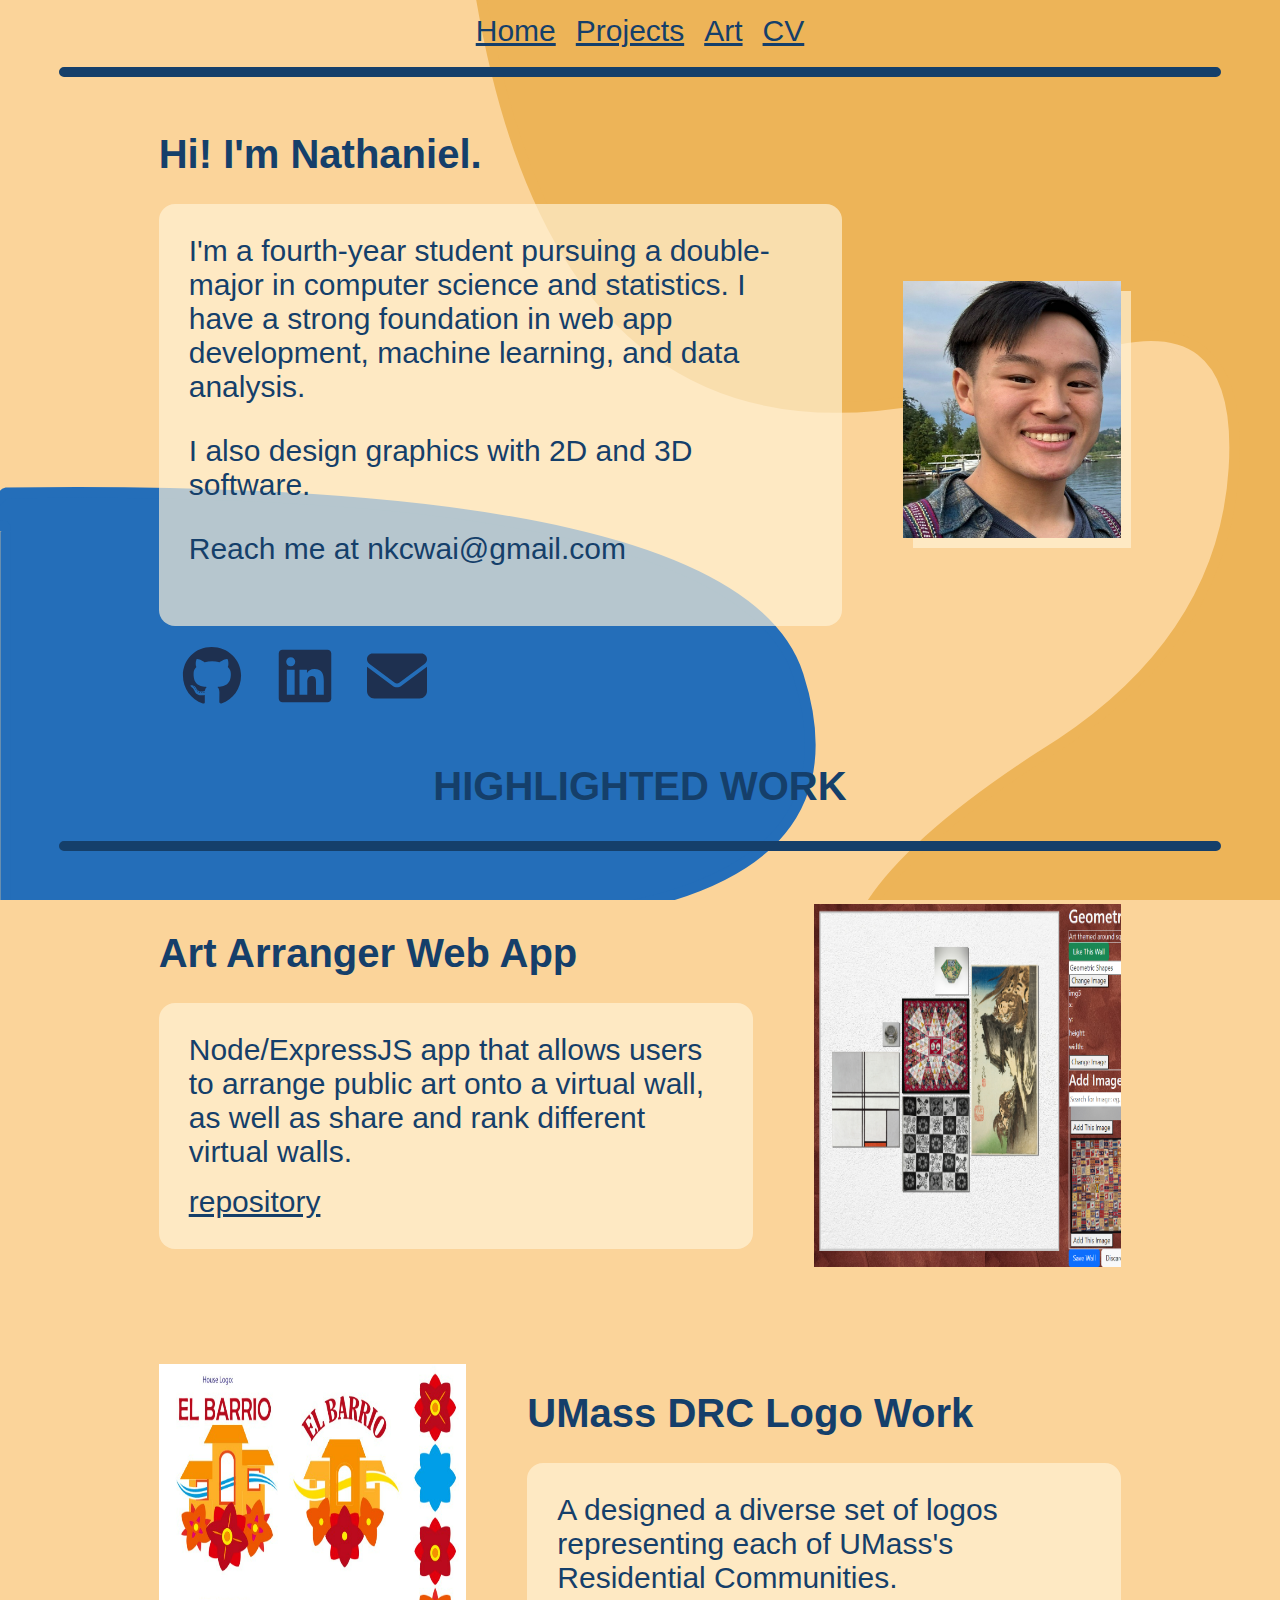
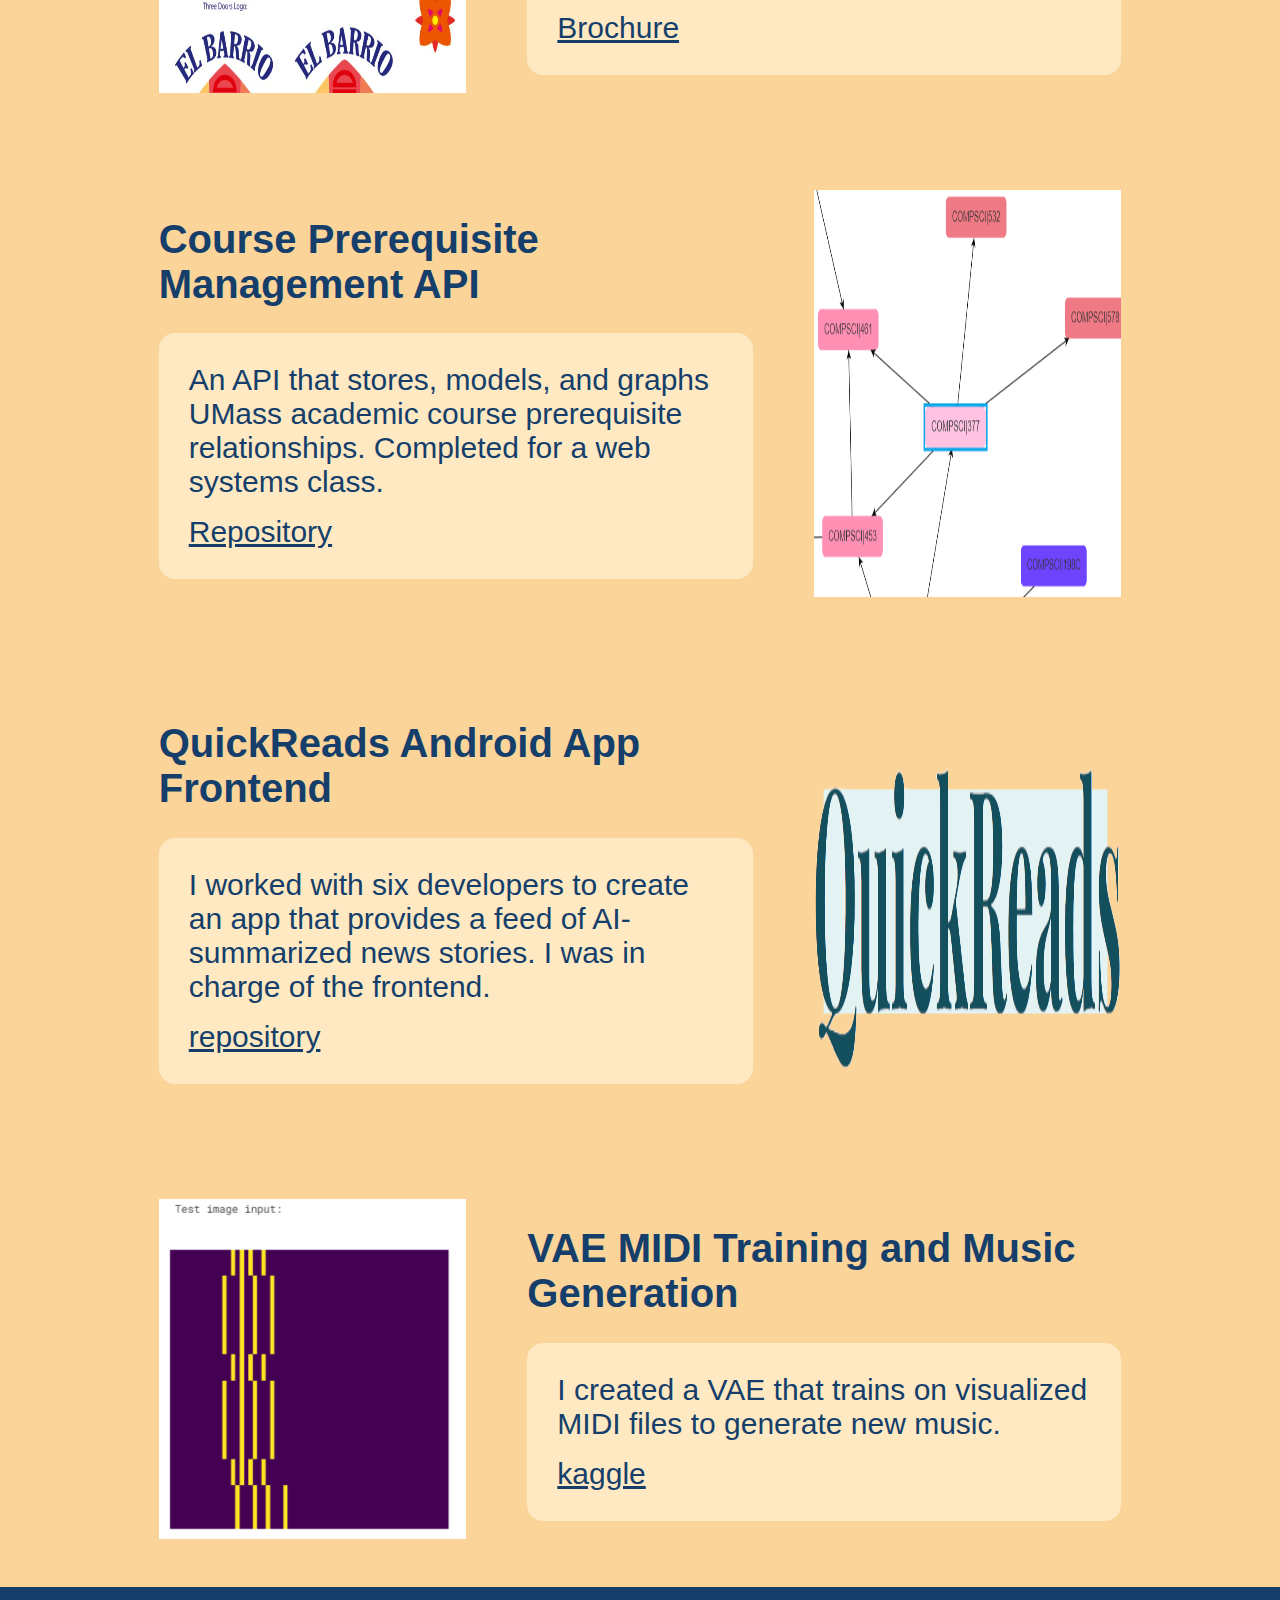
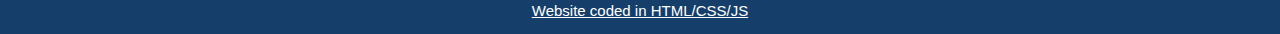
<file: index.html>
<!DOCTYPE html>
<html lang="en-US">

<head>
    <title>Nathaniel's Page</title>
    <link rel="stylesheet" href="style.css">
</head>

<body>

    <div class="app" id = "app">

         <!-- NAVBAR -->
        <div class="navbar" >  
            <div class="navbar-link grow"> 
                <a href="./index.html" title="Home" target="_self" >
                    Home
                </a>
            </div>  
            <div class="navbar-link grow"> 
                <a href="./project_page.html" title="Projects" target="_self" >
                    Projects
                </a>
            </div>  
            <div class="navbar-link grow"> 
                <a href="./art_gallery.html" title="Art" target="_self" >
                    Art
                </a>
            </div>  
            
            <div class="navbar-link grow">
                <a href="./attachments/Nathaniel Wai Resume_SentNW.pdf" title="Nathaniel's CV" target="_blank" >
                    CV
                </a>
            </div>     
        </div>
        <hr class="divider">


        <div class="main-container" id="main-container">
            
            <!-- INTRODUCTION -->
    
            <div class="profile-container border sidebyside" >

                <div class="text-side">
                    <h1>Hi! I'm Nathaniel.</h1>

                    <div class="textbox">
                        I'm a fourth-year student pursuing a double-major in computer science and statistics.
                        I have a strong foundation in web app development, machine learning, and data analysis. 
                        
                        <p>I also design graphics with 2D and 3D software.</p>

                        <p>Reach me at nkcwai@gmail.com</p>
                    </div>

                    <!-- Icon Links to other social media sites -->

                    <div class="icons">
                        <a class="transparentbutton" href="https://github.com/natkai2040" target="_blank" title="My Github">
                            <img class="icon grow" src="icons/github.svg"/>
                        </a>
                        <a class="transparentbutton" href="https://www.linkedin.com/in/nathaniel-wai/" target="_blank" title="My LinkedIn">
                            <img class="icon grow" src="icons/linkedin.svg"/>
                        </a>
                        <a class="transparentbutton" href="mailto:nkcwai@gmail.com" title="nkcwai@gmail.com">
                            <img class="icon grow" src="icons/envelope-solid.svg"/>
                        </a>
                    </div>
                </div>
                <div class="profilepic_container">
                    <img class="profilepic" width="776" height="919" src="images/headshot.png"/>
                </div>

            </div>
            
            <h1>HIGHLIGHTED WORK</h1>

            <hr class="divider">
             
            <script>
                const data = [
                    {
                        "id": 1,
                        "title": "Art Arranger Web App", 
                        "description-short": "Node/ExpressJS app that allows users to arrange public art onto a virtual wall, as well as share and rank different virtual walls.",
                        "image": "artarrangerIMAGE1.png", 
                        "image_w": 5, 
                        "image_h": 5, 
                        "link": "https://github.com/natkai2040/art-arranger-app", 
                        "link-label": "repository"
                    },
                    {
                        "id": 4,
                        "title": "UMass DRC Logo Work", 
                        "description-short": "A designed a diverse set of logos representing each of UMass's Residential Communities.", 
                        "image": "DRC_logo_barrio.png",
                        "link": 'https://www.linkedin.com/in/nathaniel-wai/overlay/1716411519529/single-media-viewer/?profileId=ACoAADLS0G4BCOkmJgCUtpJXsWluSOu_PewWJ_Q', 
                        "link-label": "Brochure"
                    },
                    {
                        "id": 5,
                        "title": "Course Prerequisite Management API", 
                        "description-short": "An API that stores, models, and graphs UMass academic course prerequisite relationships. Completed for a web systems class.", 
                        "image": "prereqAPI_thumb.png",
                        "link": 'https://github.com/natkai2040/class-prereq-api', 
                        "link-label": "Repository"
                    },
                    {
                        "id": 3,
                        "title": "QuickReads Android App Frontend", 
                        "description-short": "I worked with six developers to create an app that provides a feed of AI-summarized news stories. I was in charge of the frontend.",
                        "image": "QuickReadsLogo.png",
                        "link": "https://github.com/stgandham1/QuickReads", 
                        "link-label": "repository"
                    },
                    {
                        "id": 2,
                        "title": "VAE MIDI Training and Music Generation", 
                        "description-short": "I created a VAE that trains on visualized MIDI files to generate new music.", 
                        "image": "piatorolltrainingdata.png", 
                        "link": "https://www.kaggle.com/code/nathanielwai/piano-roll-vae", 
                        "link-label": "kaggle"
                    },
                    // {
                    //     "id": 4,
                    //     "title": "Coat of Arms Vector Art", 
                    //     "description-short": "I was commissioned by my local church to make vector art for T-Shirts for their summer camp.", 
                    //     "image": "keepersofthekingdom.png",
                    //     "link": "", 
                    //     "link-label": ""
                    // },
                    
                ]; 
                console.log(data)

                const main_container = document.getElementById("main-container"); 

                // CREATE DATA ELEMENT
                data.forEach((project) => { 

                    const project_container = document.createElement("div"); 
                    const thumbnail = document.createElement("img"); 
                    const text_side_container = document.createElement("div"); 
                    const title = document.createElement("h1"); 
                    const textbox_container = document.createElement("div"); 
                    const link_container = document.createElement("div"); 
                    const link = document.createElement("a"); 

                    project_container.className = "project-container border sidebyside"; 
                    thumbnail.className = "project-image"; 
                    text_side_container.className = "text-side"; 
                    textbox_container.className = "textbox"
                    link_container.className = "textbox-link";
                    link.target= "_blank"; 

                    title.innerHTML = project.title; 
                    thumbnail.src = `./images/${project.image}`; // images should be in the ./images folder

                    // thumbnail.width = project.image_w;
                    // thumbnail.height = project.image_h;
                    textbox_container.innerHTML = project["description-short"];
                    link.href = project.link;
                    link.innerHTML = project["link-label"]; 

                    link_container.appendChild(link); 
                    textbox_container.appendChild(link_container); 
                    text_side_container.appendChild(title); 
                    text_side_container.appendChild(textbox_container); 
                    // alternate to put thumbnail or textbox on left or right
                    if (project.id%2 == 0){
                        project_container.appendChild(thumbnail); 
                        project_container.appendChild(text_side_container); 
                    } else {
                        project_container.appendChild(text_side_container); 
                        project_container.appendChild(thumbnail); 
                    }

                    // GUIDE TO DIV: 
                    // <div class="project-container border sidebyside" >
                    //     <img class="project-image" src="images/QuickReadsLogo.png"/>
                    //     <div class="text-side">
                    //         <h1>QuickReads Frontend</h1>
                    //         <div class="textbox">
                    //             I worked with six developers to create an app that provides a feed of AI-summarized news stories. I was in charge of the frontend. 
                    //             <div class="textbox-link">
                    //                 <a href="https://github.com/stgandham1/QuickReads" target="_blank">
                    //                     QuickReads Frontend
                    //                 </a>
                    //             </div>
                    //         </div>
                    //     </div>
                    // </div>

                    main_container.appendChild(project_container); 
                })
            </script>
            
        </div>
        <footer>
            <div class="footer_box"style="color: white; padding:1em; ">
                 
                <a href="https://github.com/natkai2040/page" target="_blank" style="color: white;">Website coded in HTML/CSS/JS</a>
            </div>
        </footer>
    </div>

</body>



</html>
</file>
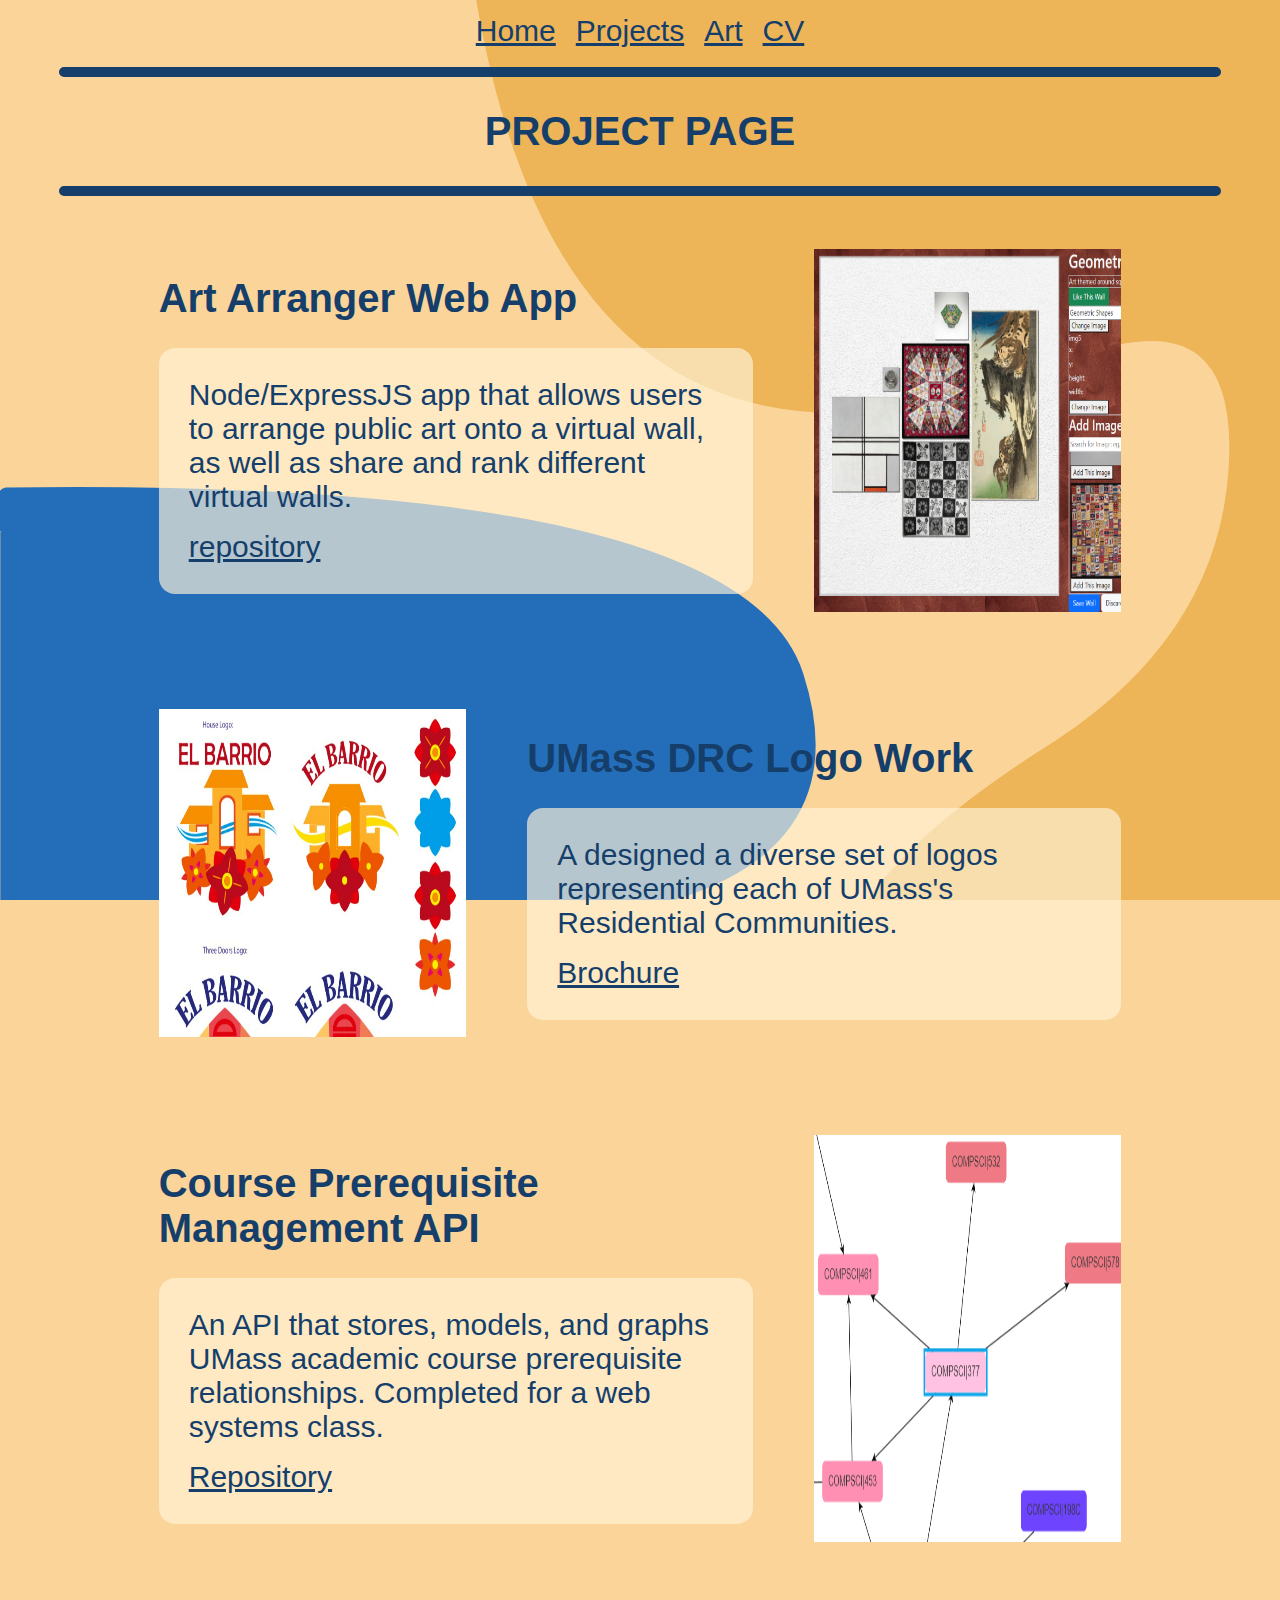
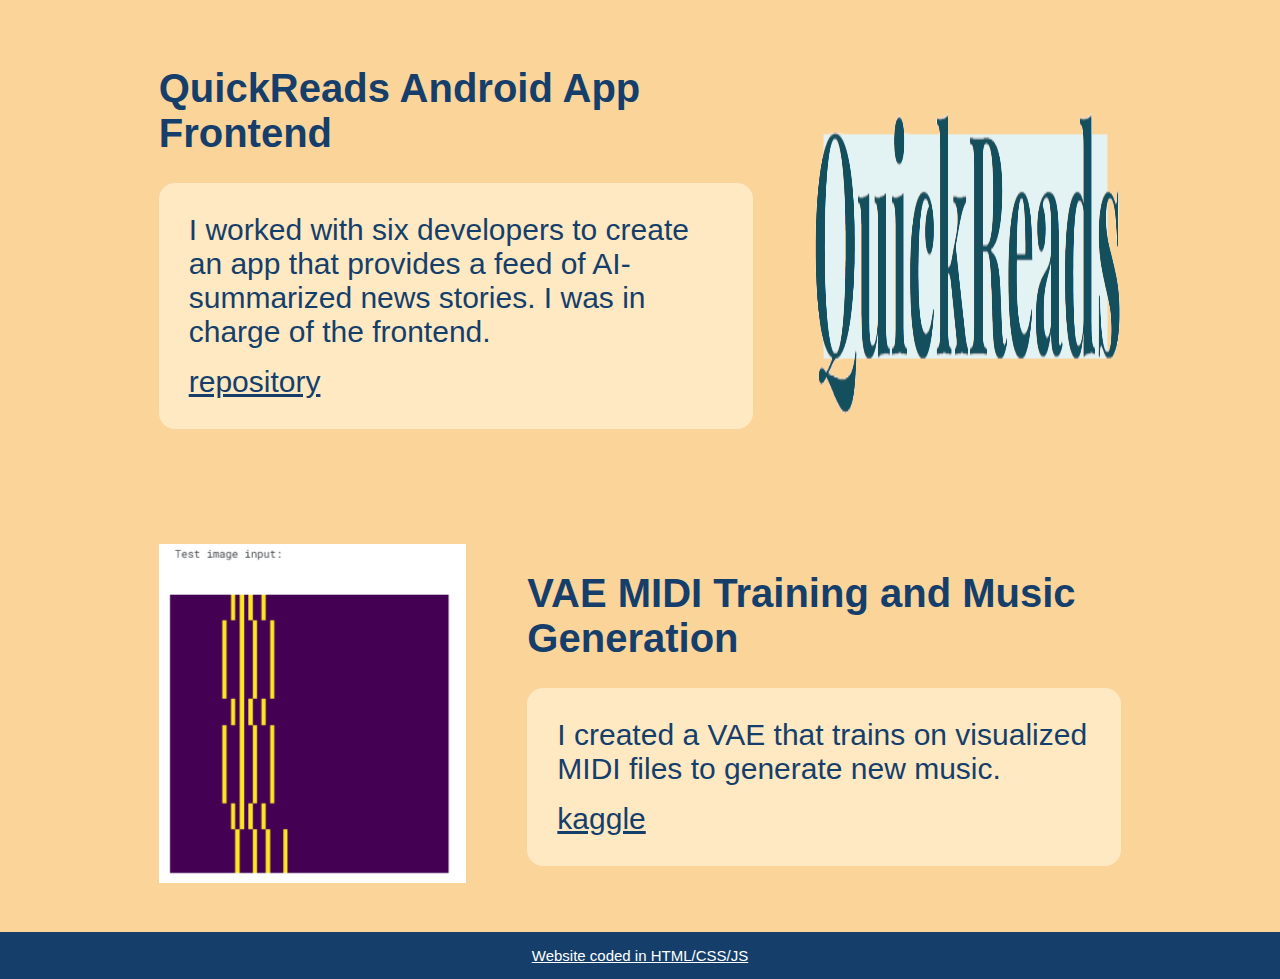
<file: project_page.html>
<!DOCTYPE html>
<html lang="en-US">

<head>
    <title>Nathaniel Wai - Projects</title>
    <link rel="stylesheet" href="style.css">
</head>

<body>

    <div class="app" id = "app">

         <!-- NAVBAR -->
         <div class="navbar" >  
            <div class="navbar-link grow"> 
                <a href="./index.html" title="Home" target="_self" >
                    Home
                </a>
            </div>  
            <div class="navbar-link grow"> 
                <a href="./project_page.html" title="Projects" target="_self" >
                    Projects
                </a>
            </div>  
            <div class="navbar-link grow"> 
                <a href="./art_gallery.html" title="Art" target="_self" >
                    Art
                </a>
            </div>  
            
            <div class="navbar-link grow">
                <a href="./attachments/Nathaniel Wai Resume_SentNW.pdf" title="Nathaniel's CV" target="_blank" >
                    CV
                </a>
            </div>     
        </div>
        <hr class="divider">


        <div class="main-container" id="main-container">
            
            <h1>PROJECT PAGE</h1>
            <hr class="divider">


            <!-- <div> 
                List Projects by Date, Course, Language
                Sort by Date... Course... Language...
                Link to Project Page? Or Render a Text Section based on the Project? 
                Render a Text Section. 
            </div> -->
             
            <script>
                const data = [
                    {
                        "id": 1,
                        "title": "Art Arranger Web App", 
                        "description-short": "Node/ExpressJS app that allows users to arrange public art onto a virtual wall, as well as share and rank different virtual walls.",
                        "image": "artarrangerIMAGE1.png", 
                        "image_w": 5, 
                        "image_h": 5, 
                        "link": "https://github.com/natkai2040/art-arranger-app", 
                        "link-label": "repository"
                    },
                    {
                        "id": 4,
                        "title": "UMass DRC Logo Work", 
                        "description-short": "A designed a diverse set of logos representing each of UMass's Residential Communities.", 
                        "image": "DRC_logo_barrio.png",
                        "link": 'https://www.linkedin.com/in/nathaniel-wai/overlay/1716411519529/single-media-viewer/?profileId=ACoAADLS0G4BCOkmJgCUtpJXsWluSOu_PewWJ_Q', 
                        "link-label": "Brochure"
                    },
                    {
                        "id": 5,
                        "title": "Course Prerequisite Management API", 
                        "description-short": "An API that stores, models, and graphs UMass academic course prerequisite relationships. Completed for a web systems class.", 
                        "image": "prereqAPI_thumb.png",
                        "link": 'https://github.com/natkai2040/class-prereq-api', 
                        "link-label": "Repository"
                    },
                    {
                        "id": 3,
                        "title": "QuickReads Android App Frontend", 
                        "description-short": "I worked with six developers to create an app that provides a feed of AI-summarized news stories. I was in charge of the frontend.",
                        "image": "QuickReadsLogo.png",
                        "link": "https://github.com/stgandham1/QuickReads", 
                        "link-label": "repository"
                    },
                    {
                        "id": 2,
                        "title": "VAE MIDI Training and Music Generation", 
                        "description-short": "I created a VAE that trains on visualized MIDI files to generate new music.", 
                        "image": "piatorolltrainingdata.png", 
                        "link": "https://www.kaggle.com/code/nathanielwai/piano-roll-vae", 
                        "link-label": "kaggle"
                    },
                    // {
                    //     "id": 4,
                    //     "title": "Coat of Arms Vector Art", 
                    //     "description-short": "I was commissioned by my local church to make vector art for T-Shirts for their summer camp.", 
                    //     "image": "keepersofthekingdom.png",
                    //     "link": "", 
                    //     "link-label": ""
                    // },
                    
                ]; 
                console.log(data)

                const main_container = document.getElementById("main-container"); 

                // CREATE DATA ELEMENT
                data.forEach((project) => { 
                    const project_container = document.createElement("div"); 
                    const thumbnail = document.createElement("img"); 
                    const text_side_container = document.createElement("div"); 
                    const title = document.createElement("h1"); 
                    const textbox_container = document.createElement("div"); 
                    const link_container = document.createElement("div"); 
                    const link = document.createElement("a"); 

                    project_container.className = "project-container border sidebyside"; 
                    thumbnail.className = "project-image"; 
                    text_side_container.className = "text-side"; 
                    textbox_container.className = "textbox"
                    link_container.className = "textbox-link"; 
                    link_container.target = "_blank"; 

                    title.innerHTML = project.title; 
                    thumbnail.src = `./images/${project.image}`; // images should be in the ./images folder
                    // thumbnail.width = project.image_w;
                    // thumbnail.height = project.image_h;
                    thumbnail.style = `max-height: ${window.screen.height};`
                    textbox_container.innerHTML = project["description-short"];
                    link.href = project.link; 
                    link.innerHTML = project["link-label"]; 

                    link_container.appendChild(link); 
                    textbox_container.appendChild(link_container); 
                    text_side_container.appendChild(title); 
                    text_side_container.appendChild(textbox_container); 
                    // alternate to put thumbnail or textbox on left or right
                    if (project.id%2 == 0){
                        project_container.appendChild(thumbnail); 
                        project_container.appendChild(text_side_container); 
                    } else {
                        project_container.appendChild(text_side_container); 
                        project_container.appendChild(thumbnail); 
                    }

                    // GUIDE TO DIV: 
                    // <div class="project-container border sidebyside" >
                    //     <img class="project-image" src="images/QuickReadsLogo.png"/>
                    //     <div class="text-side">
                    //         <h1>QuickReads Frontend</h1>
                    //         <div class="textbox">
                    //             I worked with six developers to create an app that provides a feed of AI-summarized news stories. I was in charge of the frontend. 
                    //             <div class="textbox-link">
                    //                 <a href="https://github.com/stgandham1/QuickReads" target="_blank">
                    //                     QuickReads Frontend
                    //                 </a>
                    //             </div>
                    //         </div>
                    //     </div>
                    // </div>

                    main_container.appendChild(project_container); 
                })
            </script>
            
        </div>
        
        <footer>
            <div class="footer_box"style="color: white; padding:1em; ">
                 
                <a href="https://github.com/natkai2040/page" target="_blank" style="color: white;">Website coded in HTML/CSS/JS</a>
            </div>
        </footer>
        
    </div>
    

</body>

</html>
</file>
<file: style.css>
/*
    $lightercelete: #d2feffff;
    $celeste: #a8ecedff;
    $azul: #246eb9ff;
    $hunyadi-yellow: #edb458ff;
    $fulvous: #e8871eff;
    $burnt-umber: #edb458ff;
*/

/* 
#d7ffff
#77b0fd
#ffd578
#ffb650
#d47b6c
*/

/** Allows body to cover entire page */
html {
    margin: 0px; 
    padding: 0px; 
}
body {
    margin: 0px; 
    padding: 0px; 
    font-size: 62.5%;
}

h1 { 
    color: rgb(21, 63, 106);
    font-size: 4em;
    font-family: Verdana, Geneva, Tahoma, sans-serif;
}

h2 { 
    color: rgb(21, 63, 106);
    font-size: 2.5em;
    font-family: Verdana, Geneva, Tahoma, sans-serif;
}

h3 { 
    color: rgb(21, 63, 106);
    font-size: 2em;
    font-family: Verdana, Geneva, Tahoma, sans-serif;
}

a { 
    color: rgb(21, 63, 106);
    font-size: 1em;
    font-family: Verdana, Geneva, Tahoma, sans-serif;
}

.grow { 
    transition: all .2s ease-in-out; 
}

.grow:hover {
    transform: scale(1.05);
}
    

.divider {
    /* color: rgb(21, 63, 106); */
    /* height: 1em; */
    /* background-color: rgb(21, 63, 106); */
    border: .5em solid rgb(21, 63, 106);
    border-radius: .5em;
    align-self: center;
    margin-left: auto;
    margin-right: auto;
    width: 90%;
    /* margin-bottom: 4%; */
}

/* footer  {
    margin: 0px; 
    padding: 0px; 
    background-color: rgb(21, 63, 106);
} */

.app {
    background-color: rgb(251, 212, 154);
    
    background-image: url('./images/bg_1.svg');
    background-size: cover;
    background-position: relative;
    background-attachment: fixed;
}

.navbar { 
    display:flex; 
    flex:1;
    justify-content:center;
    height:fit-content;
    color: #153F6A;
    padding: 1%;
        /* background-color: #77b0fd; */
}

.navbar-link {
    border: .05% solid #153F6A;
    border-radius: .05%;
    margin: 0% .5%;
    padding: .1% .3%;
    font-size: 3em;
    /* margin: 10px 40px 0px 40px; */
}

.icons {
    height: fit-content;
    margin: 6px 8px;
}
.icon { 
    /* width: 30%; */
    height: 2em;
    width: 3em;
    font-size: 3em;
}

.transparentbutton {
    /* background: none;
    border: solid 1em transparent;
    border-radius: 1em; */
    text-decoration: none;
    /* padding: 0px; */
}

.transparentbutton:hover {
    border-color: grey;
}

.border {
    border: transparent; 
    /* border-radius: 8px; */
}

.textbox {
    background-color: #fff3d8AA;
    border-radius: 16px;
    color: rgb(21, 63, 106);
    font-size: 3em;
    margin: 3% 0% 3% 0%;
    padding: 1em; 
    font-family: Verdana, Geneva, Tahoma, sans-serif;
}

.textbox-link {
    margin-top: 3%;
}

.main-container { 
    display:flex; 
    flex: 1;
    flex-direction: column;
    align-items: center;
}

.container { 
    width: 80%;
    padding: 20px; /** TODO: hardcoded*/
}

.profile-container { 
    width: 80%;
    padding: 1%; /** TODO: hardcoded*/
}

.project-container { 
    width: 80%;
    padding: 1%; /** TODO: hardcoded*/
    margin: 2% 0% 2% 0%;
}

.sidebyside { 
    display:flex; 
    flex: 1;
    flex-direction: row;
    justify-content: space-around;
}

.profilepic_container {
    width: 30%;
    margin: 1% 3% 1% 3%;
    display: flex; 
    align-items: center;
    flex-direction: row;
}

.profilepic {
    box-shadow: 1em 1em 0px 0px #fff3d8AA;
}

img {
    max-width: 100%; 
    height: auto; 
}

.text-side {
    margin: 1% 3% 1% 3%;
    width: fit-content;
}

.project-image {
    width: 30%;
    height: auto; 
    margin: 1% 3% 1% 3%;
}

/* .fixed_bottom {
    position: fixed;
    right: 0;
    bottom: 0;
    left: 0;
    z-index: 1030;
} */

.footer_box {
    background-color: rgb(21, 63, 106);
    font-family: Verdana, Geneva, Tahoma, sans-serif;
    font-size: 1.5em;
    color: white;
    text-align: center;
}

#artwork_container {
    display: grid; 
    grid-template-columns: repeat(3, 1fr); 
    width: 80%;
}

.single_art_container { 
    grid-column: 1 / -1;
    margin: 100px;
}

.art-column-item { 
    grid-column: 1 / -1;
    width: 100%; 
    /* height: 100%; */
}

.modal { /*the background/modal*/
    display: none; 
    position: fixed; 
    z-index: 1; 
    left: 0; /*TODO: understand */
    top: 0; 
    width: 100%; 
    height: 100%; 
    overflow: auto; /* Enables scroll */
    background-color: rgb(0,0,0); 
    background-color: rgba(255, 255, 255, 0.4); 
}

.modal-content {  /*the box*/
    background-color: #fefefe; 
    margin: 15% auto; 
    padding: 20px; 
    border: 1px solid #888; 
    width: 80%; 
    border-radius: 20px;
}

.modal-body {
    display: flex; 
    flex: 1; 
    flex-direction: column;
    align-items: center;
}

.modal-image { 
    max-height: 500px;
}

.close {
    color: #aaa; 
    float: right; 
    font-size: 10em; 
    font-weight: bold; 
}

.close:hover, 
.close:focus {
    color: black; 
    text-decoration: none; 
    cursor: pointer; 
}

/* 

.gallery_col {
    float:left;
    width: 20%;
    padding: 5px;
    height: auto; 
}

.gallery_row::after {
    content: "";
    clear: both;
    display: table;
} */

.art_thumbnail { 
    cursor: zoom-in; 
}
.gallery_row {
    display: flex;
    width: 80%; 
    align-items: center;
    background-color: rgba(255, 255, 255, 0.4);
    border-radius: 1em;
    height: fit-content; 
}
  
  .gallery_col {
    flex: 20%;
    padding: 1em;
    display: flex;
    flex:1;
    flex-direction: column;
    align-items: center;
    /* max-height: 500px; */
  }

  .link {
    box-shadow: inset 0 0 0 0 rgb(255, 182, 23);
    color: #ff338c;
    margin: 0 .25rem;
    padding: 0 .25rem;
    transition: color .4s ease-in-out, box-shadow .4s ease-in-out;
  }
  .link:focus,
  .link:hover {
    box-shadow: inset 15em 0 0 0 #ff338c;
    color: #fefefe;
  }
</file>
